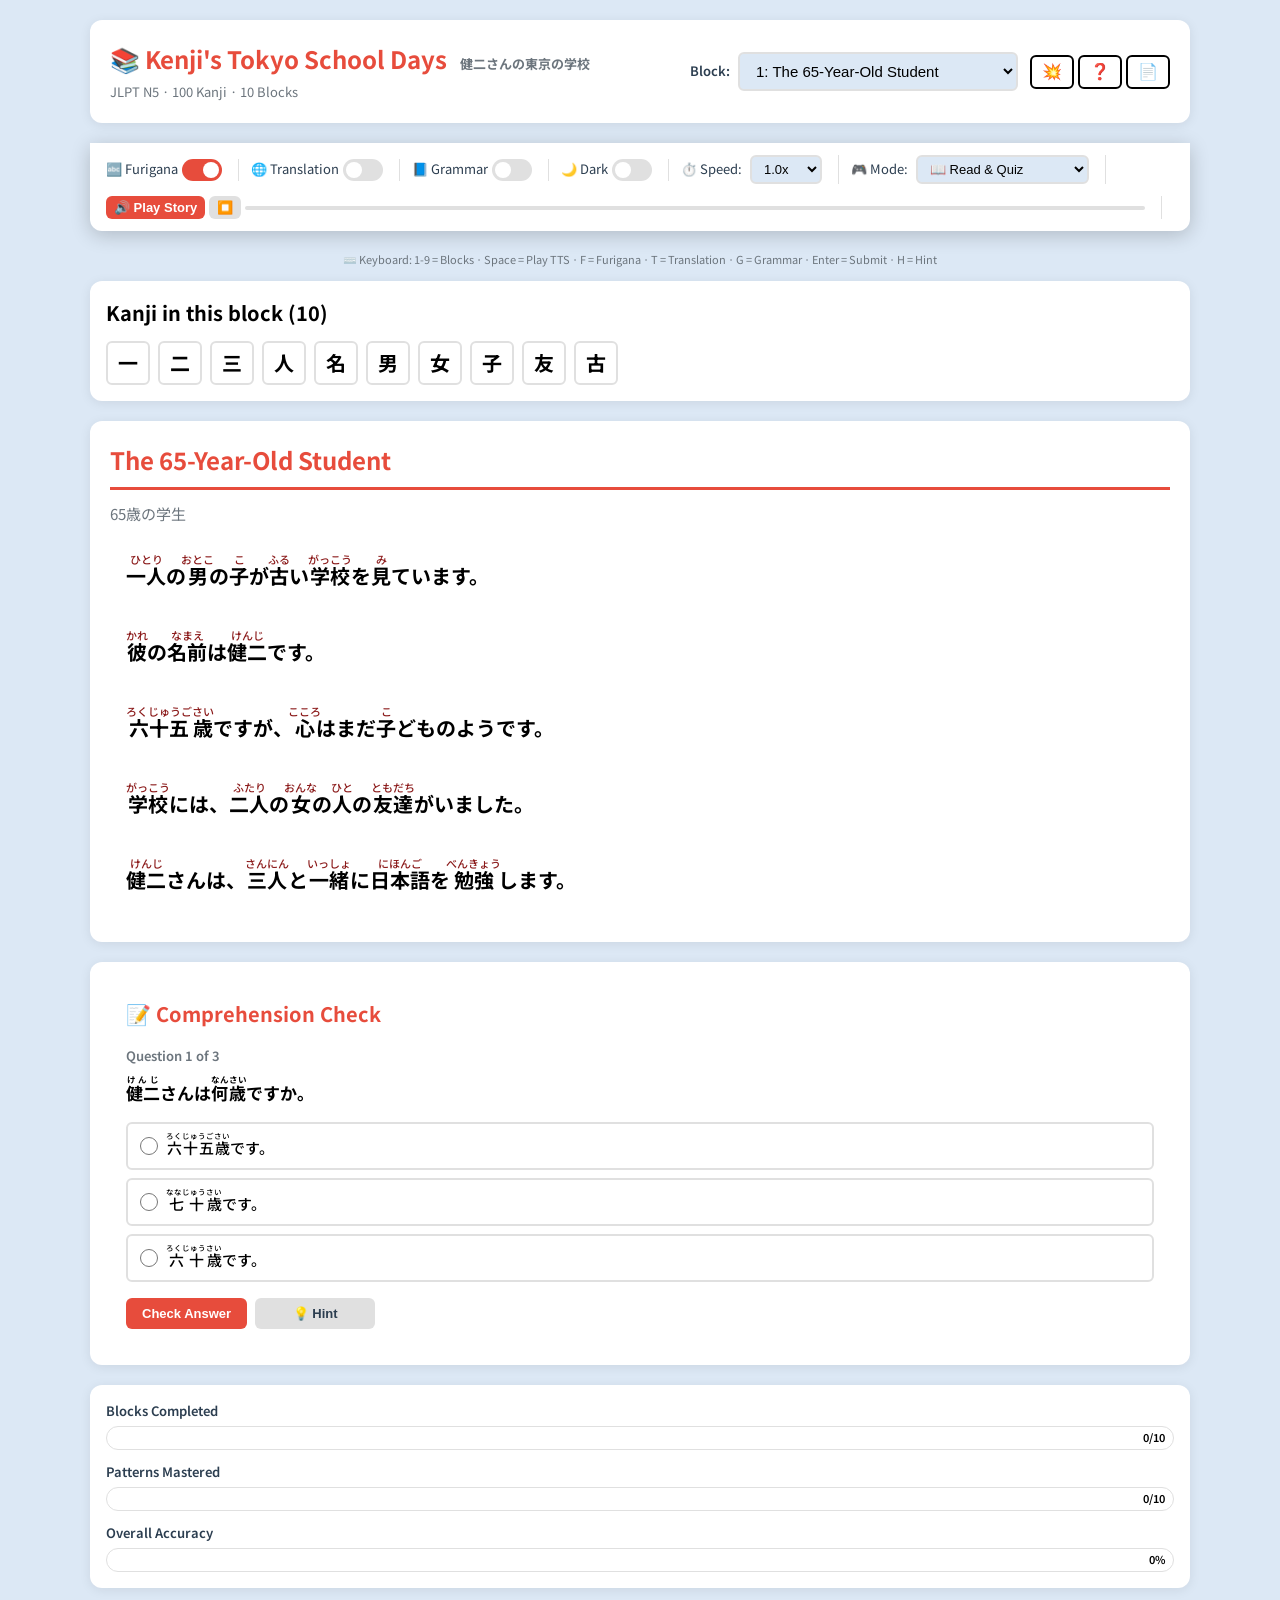
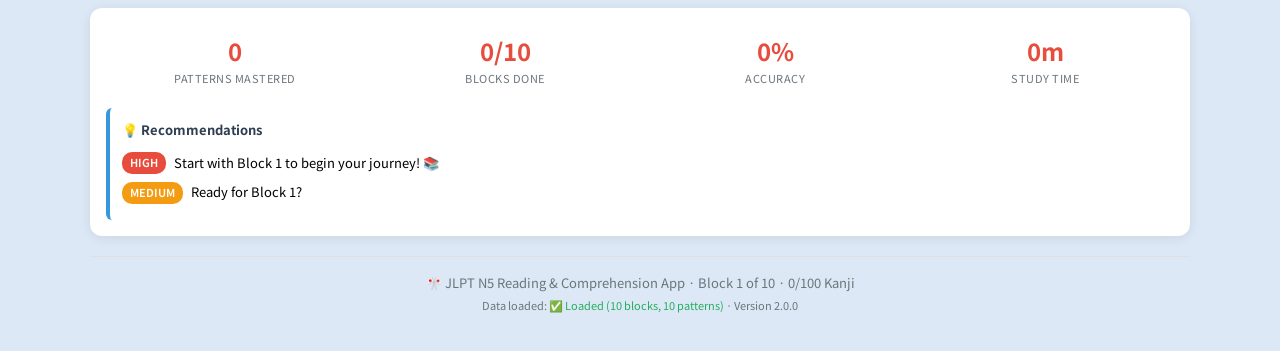
<file: index.html>
<!doctype html>
<html lang="en">
  <head>
    <meta charset="UTF-8" />
    <meta name="viewport" content="width=device-width, initial-scale=1.0" />
    <title>JLPT N5 Reading & Comprehension - Kenji's Tokyo School Days</title>

    <!-- ============================================================
    PWA CONFIGURATION
    ============================================================ -->

    <!-- Manifest for PWA -->
    <link rel="manifest" href="./manifest.json" />

    <!-- Theme color for browser -->
    <meta name="theme-color" content="#e74c3c" />

    <!-- Apple touch icon for iOS -->
    <link rel="apple-touch-icon" href="./icon-192x192.png" />

    <!-- Windows tile color -->
    <meta name="msapplication-TileColor" content="#e74c3c" />

    <!-- Google Fonts for Japanese support -->
    <link
      href="https://fonts.googleapis.com/css2?family=Noto+Sans+JP:wght@400;500;700&display=swap"
      rel="stylesheet"
    />

    <!-- Stylesheet -->
    <link rel="stylesheet" href="./style.css" />

    <!-- Favicon -->
    <link
      rel="icon"
      href="data:image/svg+xml,<svg xmlns='http://www.w3.org/2000/svg' viewBox='0 0 100 100'><text y='.9em' font-size='90'>🎌</text></svg>"
    />

    <!-- Service Worker registration -->
    <script>
      if ("serviceWorker" in navigator) {
        window.addEventListener("load", function () {
          navigator.serviceWorker
            .register("./sw.js")
            .then(function (registration) {
              console.log(
                "✅ Service Worker registered successfully:",
                registration.scope,
              );
            })
            .catch(function (error) {
              console.log("❌ Service Worker registration failed:", error);
            });
        });
      }
    </script>
  </head>
  <body>
    <!-- ============================================================
    MAIN APP CONTAINER
    ============================================================ -->
    <div id="app">
      <!-- ──────────────────────────────────────────────────────────
        HEADER
        ────────────────────────────────────────────────────────── -->
      <header class="app-header">
        <div>
          <h1>
            📚 Kenji's Tokyo School Days
            <span class="subtitle">健二さんの東京の学校</span>
          </h1>
          <div
            style="
              font-size: var(--font-sm);
              color: var(--text-muted);
              margin-top: var(--spacing-xs);
            "
          >
            JLPT N5 · 100 Kanji · 10 Blocks
          </div>
        </div>

        <div
          style="
            display: flex;
            align-items: center;
            gap: var(--spacing-md);
            flex-wrap: wrap;
          "
        >
          <div class="block-selector-wrapper">
            <label for="block-selector">Block:</label>
            <select id="block-selector">
              <option value="1">1: The 65-Year-Old Student</option>
              <option value="2">2: The Daily Morning Walk</option>
              <option value="3">3: Navigating the Classroom</option>
              <option value="4">4: Finding a New Apartment</option>
              <option value="5">5: The Language Lessons Begin</option>
              <option value="6">6: Studying Hard in Class</option>
              <option value="7">7: Buying Coffee and Counting Change</option>
              <option value="8">8: Calling the Family Back Home</option>
              <option value="9">9: A Rainy Commute</option>
              <option value="10">10: After-School Socializing</option>
            </select>
          </div>

          <!-- ===== HEADER BUTTONS ===== -->
          <div style="display: flex; gap: 4px">
            <!-- Reset Everything -->
            <button
              class="header-btn"
              onclick="app.resetAll()"
              title="Reset Everything"
            >
              💥
            </button>

            <!-- Help -->
            <button class="header-btn" onclick="app.openHelp()" title="Help">
              ❓
            </button>

            <!-- Print Full Story -->
            <button
              class="header-btn"
              onclick="app.printFullStory()"
              title="Print Full Story"
            >
              📄
            </button>
          </div>
        </div>
      </header>

      <!-- ──────────────────────────────────────────────────────────
        CONTROLS BAR
        ────────────────────────────────────────────────────────── -->
      <div class="controls-bar">
        <!-- Furigana Toggle -->
        <div class="controls-group">
          <label>
            <span>🔤 Furigana</span>
            <div class="toggle-switch">
              <input type="checkbox" id="furigana-toggle" checked />
              <span class="toggle-slider"></span>
            </div>
          </label>
        </div>

        <!-- Translation Toggle -->
        <div class="controls-group">
          <label>
            <span>🌐 Translation</span>
            <div class="toggle-switch">
              <input type="checkbox" id="translation-toggle" />
              <span class="toggle-slider"></span>
            </div>
          </label>
        </div>

        <!-- Grammar Toggle -->
        <div class="controls-group">
          <label>
            <span>📘 Grammar</span>
            <div class="toggle-switch">
              <input type="checkbox" id="grammar-toggle" />
              <span class="toggle-slider"></span>
            </div>
          </label>
        </div>

        <!-- Dark Mode Toggle -->
        <div class="controls-group">
          <label>
            <span>🌙 Dark</span>
            <div class="toggle-switch">
              <input type="checkbox" id="dark-mode-toggle" />
              <span class="toggle-slider"></span>
            </div>
          </label>
        </div>

        <!-- TTS Speed -->
        <div class="controls-group">
          <label for="tts-speed">⏱️ Speed:</label>
          <select id="tts-speed">
            <option value="0.75">0.75x</option>
            <option value="1.0" selected>1.0x</option>
            <option value="1.5">1.5x</option>
          </select>
        </div>

        <!-- Mode Selector -->
        <div class="controls-group">
          <label for="mode-selector">🎮 Mode:</label>
          <select id="mode-selector">
            <option value="read">📖 Read & Quiz</option>
            <option value="game">🎯 Grammar Detective</option>
            <option value="review">📊 Review</option>
          </select>
        </div>

        <!-- TTS Controls -->
        <div class="controls-group tts-controls" style="flex: 1">
          <button class="btn btn-primary btn-sm" id="tts-play">
            🔊 Play Story
          </button>
          <button class="btn btn-secondary btn-sm" id="tts-stop">⏹️</button>
          <div class="tts-progress-bar">
            <div class="tts-progress-fill" id="tts-progress"></div>
          </div>
        </div>

        <!-- Install Button (hidden by default, shows when PWA is installable) -->
        <div
          class="controls-group"
          style="border-right: none; padding-right: 0"
        >
          <button
            id="install-btn"
            style="
              display: none;
              background: #27ae60;
              color: white;
              border: none;
              border-radius: 6px;
              padding: 6px 14px;
              cursor: pointer;
              font-weight: 600;
              font-size: var(--font-sm);
            "
          >
            📲 Install App
          </button>
        </div>
      </div>

      <!-- ──────────────────────────────────────────────────────────
        KEYBOARD SHORTCUTS HINT
        ────────────────────────────────────────────────────────── -->
      <div
        style="
          font-size: var(--font-xs);
          color: var(--text-muted);
          text-align: center;
          margin-bottom: var(--spacing-md);
        "
      >
        ⌨️ Keyboard: 1-9 = Blocks · Space = Play TTS · F = Furigana · T =
        Translation · G = Grammar · Enter = Submit · H = Hint
      </div>

      <!-- ──────────────────────────────────────────────────────────
        MAIN CONTENT AREA
        ────────────────────────────────────────────────────────── -->
      <main>
        <!-- ── KANJI LIST ── -->
        <section class="kanji-section" id="kanji-list">
          <!-- Dynamically populated -->
        </section>

        <!-- ── STORY ── -->
        <section class="story-container" id="story-container">
          <!-- Dynamically populated -->
        </section>

        <!-- ── QUIZ ── -->
        <section class="quiz-container" id="quiz-container">
          <!-- Dynamically populated -->
        </section>

        <!-- ── GRAMMAR ── -->
        <section class="grammar-container" id="grammar-container">
          <!-- Dynamically populated -->
        </section>

        <!-- ── GRAMMAR DETECTIVE GAME ── -->
        <section class="game-container" id="game-container">
          <!-- Dynamically populated by JavaScript -->
          <div style="padding: 40px 20px; text-align: center; color: #888">
            <p style="font-size: 20px">🎮</p>
            <p style="font-weight: 500">Loading Grammar Detective...</p>
            <p style="font-size: 14px">Select a block and start playing!</p>
          </div>
        </section>

        <!-- ── PROGRESS ── -->
        <section class="progress-display" id="progress-display">
          <!-- Dynamically populated -->
        </section>

        <!-- ── STATS ── -->
        <section class="stats-display" id="score-display">
          <!-- Dynamically populated -->
        </section>
      </main>

      <!-- ──────────────────────────────────────────────────────────
        FOOTER
        ────────────────────────────────────────────────────────── -->
      <footer
        style="
          text-align: center;
          padding: var(--spacing-lg);
          color: var(--text-muted);
          font-size: var(--font-sm);
          border-top: 1px solid var(--border-light);
          margin-top: var(--spacing-xl);
        "
      >
        <p>
          🎌 JLPT N5 Reading & Comprehension App ·
          <span id="block-counter">Block 1 of 10</span> ·
          <span id="kanji-counter">0/100 Kanji</span>
        </p>
        <p style="font-size: var(--font-xs); margin-top: var(--spacing-xs)">
          Data loaded: <span id="data-status">Loading...</span> · Version 2.0.0
        </p>
      </footer>
    </div>

    <!-- ============================================================
    SCRIPTS - LOAD IN CORRECT ORDER
    ============================================================ -->

    <!-- 1. DATA (MUST LOAD FIRST - ONLY ONCE) -->
    <script src="./data.js"></script>

    <!-- Verify data loaded -->
    <script>
      console.log("🔍 Checking data.js...");
      if (typeof appData !== "undefined" && appData) {
        console.log("✅ Data loaded:", appData.blocks?.length || 0, "blocks");
        console.log(
          "✅ Patterns:",
          appData.grammarPatterns?.length || 0,
          "patterns",
        );
      } else {
        console.error("❌ data.js failed to load!");
        document.body.innerHTML = `
                <div style="padding: 40px; text-align: center; font-family: sans-serif;">
                    <h1 style="color: #e74c3c;">⚠️ Data Load Error</h1>
                    <p>data.js failed to load. Please check the file exists and is valid.</p>
                    <p style="color: #666; font-size: 14px;">Check the console for more details.</p>
                    <button onclick="location.reload()" style="padding: 10px 20px; background: #e74c3c; color: white; border: none; border-radius: 4px; cursor: pointer; margin-top: 10px;">
                        🔄 Refresh
                    </button>
                </div>
            `;
      }
    </script>

    <!-- 2. FURIGANA ENGINE -->
    <script src="./furigana.js"></script>

    <!-- 3. GRAMMAR PATTERN DETECTOR -->
    <script src="./grammar-patterns.js"></script>

    <!-- 4. ANALYTICS -->
    <script src="./analytics.js"></script>

    <!-- 5. GRAMMAR GAME -->
    <script src="./grammar-game.js"></script>

    <!-- 6. MAIN APP (LOAD LAST) -->
    <script src="./app.js"></script>

    <!-- ============================================================
    INITIALIZATION CHECK
    ============================================================ -->
    <script>
      // Check if data loaded successfully
      document.addEventListener("DOMContentLoaded", function () {
        const statusEl = document.getElementById("data-status");

        if (typeof appData !== "undefined" && appData) {
          statusEl.textContent = `✅ Loaded (${appData.blocks?.length || 0} blocks, ${appData.grammarPatterns?.length || 0} patterns)`;
          statusEl.style.color = "#27ae60";

          // Update counters
          const totalKanji =
            appData.blocks?.reduce(
              (sum, b) => sum + (b.kanjiList?.length || 0),
              0,
            ) || 0;
          document.getElementById("kanji-counter").textContent =
            `0/${totalKanji} Kanji`;
          document.getElementById("block-counter").textContent =
            "Block 1 of 10";
        } else {
          statusEl.textContent = "❌ Failed to load data. Check data.js";
          statusEl.style.color = "#e74c3c";
        }
      });

      // Debug helper - expose data to console
      window.debugApp = function () {
        console.log(
          "📊 App Data:",
          typeof appData !== "undefined" ? appData : "Not loaded",
        );
        console.log(
          "🔍 Detector:",
          typeof GrammarPatternDetector !== "undefined"
            ? "Loaded"
            : "Not loaded",
        );
        console.log(
          "📈 Analytics:",
          typeof LearningAnalytics !== "undefined" ? "Loaded" : "Not loaded",
        );
        console.log(
          "🎮 Game:",
          typeof GrammarGame !== "undefined" ? "Loaded" : "Not loaded",
        );
        console.log(
          "🚀 App:",
          typeof app !== "undefined" ? app : "Not initialized",
        );
      };

      console.log("💡 Run debugApp() in console to check status");
    </script>

    <!-- ============================================================
    PWA INSTALL SCRIPT
    ============================================================ -->
    <script>
      // PWA Install Prompt
      let deferredPrompt;

      window.addEventListener("beforeinstallprompt", (e) => {
        e.preventDefault();
        deferredPrompt = e;
        console.log("✅ App can be installed");

        // Show install button
        const installBtn = document.getElementById("install-btn");
        if (installBtn) {
          installBtn.style.display = "inline-block";
          installBtn.textContent = "📲 Install App";
        }
      });

      // Install button click handler
      document.addEventListener("DOMContentLoaded", function () {
        const installBtn = document.getElementById("install-btn");
        if (installBtn) {
          installBtn.addEventListener("click", function () {
            if (deferredPrompt) {
              deferredPrompt.prompt();
              deferredPrompt.userChoice.then((choiceResult) => {
                if (choiceResult.outcome === "accepted") {
                  console.log("✅ User accepted install");
                } else {
                  console.log("❌ User dismissed install");
                }
                deferredPrompt = null;
                installBtn.style.display = "none";
              });
            }
          });
        }
      });

      // App installed
      window.addEventListener("appinstalled", () => {
        console.log("✅ App installed successfully");
        const installBtn = document.getElementById("install-btn");
        if (installBtn) {
          installBtn.style.display = "none";
        }
      });

      // Service Worker registration (already registered above, but keep for redundancy)
      if ("serviceWorker" in navigator) {
        window.addEventListener("load", function () {
          navigator.serviceWorker
            .register("./sw.js")
            .then(function (registration) {
              console.log("✅ Service Worker registered:", registration.scope);
            })
            .catch(function (error) {
              console.log("❌ Service Worker registration failed:", error);
            });
        });
      }
    </script>
  </body>
</html>
</file>
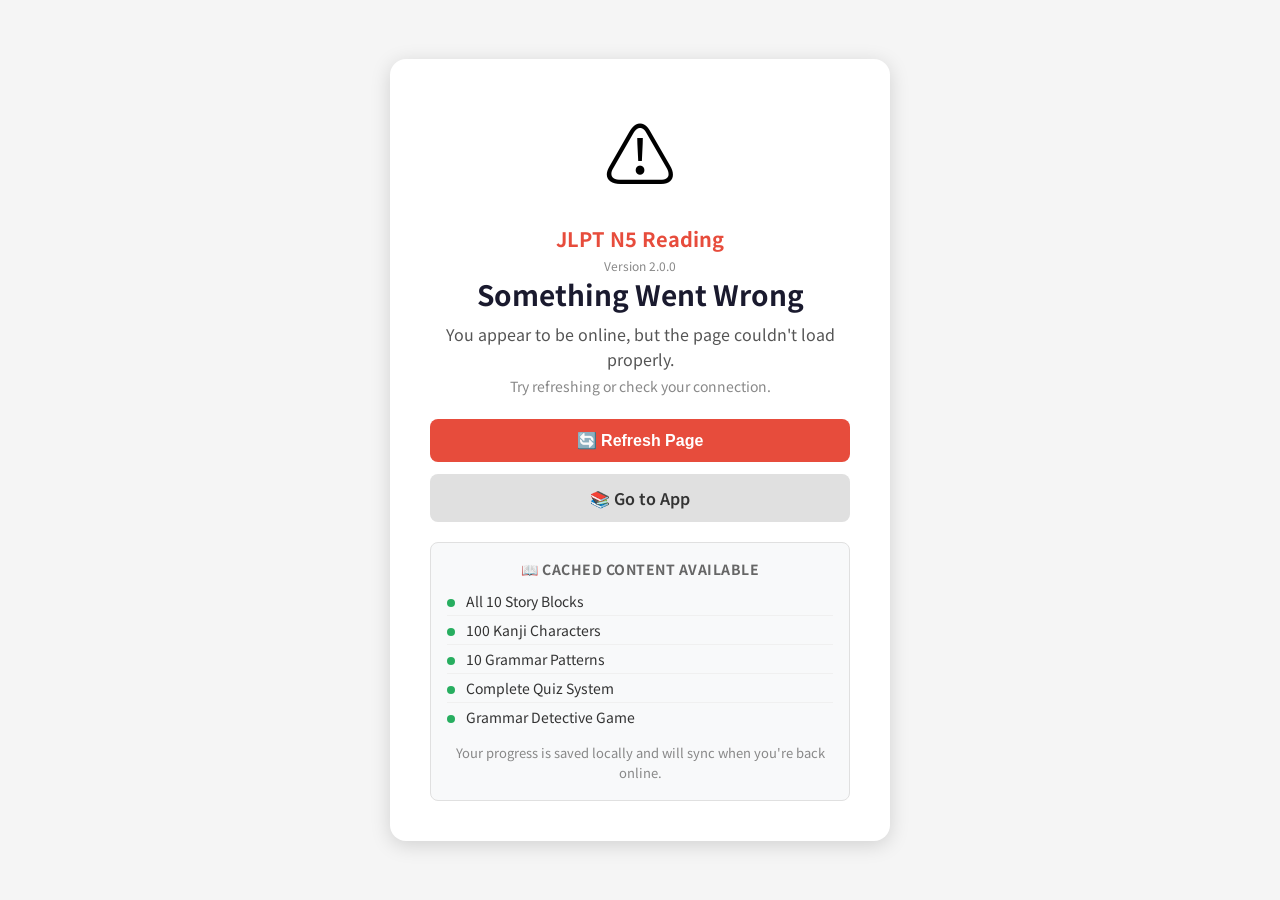
<file: offline.html>
<!DOCTYPE html>
<html lang="en">
<head>
    <meta charset="UTF-8">
    <meta name="viewport" content="width=device-width, initial-scale=1.0">
    <title>Offline - JLPT N5 Reading</title>
    
    <!-- Google Fonts for Japanese support -->
    <link href="https://fonts.googleapis.com/css2?family=Noto+Sans+JP:wght@400;500;700&display=swap" rel="stylesheet">
    
    <!-- Favicon -->
    <link rel="icon" href="data:image/svg+xml,<svg xmlns='http://www.w3.org/2000/svg' viewBox='0 0 100 100'><text y='.9em' font-size='90'>🎌</text></svg>">
    
    <style>
        /* ─── RESET ─── */
        * { margin: 0; padding: 0; box-sizing: border-box; }
        
        body {
            font-family: 'Segoe UI', 'Helvetica Neue', 'Noto Sans JP', Arial, sans-serif;
            background: #f5f5f5;
            display: flex;
            align-items: center;
            justify-content: center;
            min-height: 100vh;
            padding: 20px;
            margin: 0;
        }
        
        .offline-container {
            max-width: 500px;
            width: 100%;
            background: white;
            padding: 40px;
            border-radius: 16px;
            box-shadow: 0 4px 20px rgba(0, 0, 0, 0.15);
            text-align: center;
        }
        
        .offline-icon {
            font-size: 72px;
            margin-bottom: 20px;
            display: block;
        }
        
        .app-version {
            font-size: 12px;
            color: #888;
            margin-top: 4px;
        }
        
        h1 {
            color: #1a1a2e;
            font-size: 28px;
            margin-bottom: 8px;
        }
        
        p {
            color: #555;
            font-size: 16px;
            line-height: 1.6;
            margin-bottom: 20px;
        }
        
        .offline-actions {
            display: flex;
            flex-direction: column;
            gap: 12px;
            margin-top: 8px;
        }
        
        .btn {
            display: inline-block;
            padding: 12px 24px;
            border: none;
            border-radius: 8px;
            font-size: 16px;
            font-weight: 600;
            cursor: pointer;
            text-decoration: none;
            transition: all 0.3s ease;
        }
        
        .btn-primary {
            background: #e74c3c;
            color: white;
        }
        
        .btn-primary:hover {
            background: #c0392b;
            transform: translateY(-2px);
            box-shadow: 0 4px 12px rgba(231, 76, 60, 0.3);
        }
        
        .btn-secondary {
            background: #e0e0e0;
            color: #333;
        }
        
        .btn-secondary:hover {
            background: #d0d0d0;
            transform: translateY(-2px);
        }
        
        .cached-content {
            margin-top: 20px;
            padding: 16px;
            background: #f8f9fa;
            border-radius: 8px;
            border: 1px solid #e0e0e0;
        }
        
        .cached-content h3 {
            font-size: 14px;
            color: #666;
            margin-bottom: 8px;
            text-transform: uppercase;
            letter-spacing: 0.5px;
        }
        
        .cached-content ul {
            list-style: none;
            padding: 0;
            text-align: left;
        }
        
        .cached-content li {
            padding: 4px 0;
            font-size: 14px;
            color: #333;
            border-bottom: 1px solid #f0f0f0;
        }
        
        .cached-content li:last-child {
            border-bottom: none;
        }
        
        .status-dot {
            display: inline-block;
            width: 8px;
            height: 8px;
            border-radius: 50%;
            margin-right: 8px;
        }
        
        .status-dot.online {
            background: #27ae60;
        }
        
        .status-dot.offline {
            background: #e74c3c;
        }
        
        .app-name {
            font-size: 20px;
            font-weight: 700;
            color: #e74c3c;
        }
        
        @media (max-width: 600px) {
            .offline-container {
                padding: 24px;
            }
            
            .offline-icon {
                font-size: 48px;
            }
            
            h1 {
                font-size: 22px;
            }
        }
        
        /* Dark mode support */
        @media (prefers-color-scheme: dark) {
            body {
                background: #1a1a2e;
            }
            
            .offline-container {
                background: #16213e;
            }
            
            h1 {
                color: #e8e8e8;
            }
            
            p {
                color: #b0b0b0;
            }
            
            .btn-secondary {
                background: #2a2a4a;
                color: #e0e0e0;
            }
            
            .btn-secondary:hover {
                background: #3a3a5a;
            }
            
            .cached-content {
                background: #1e2a45;
                border-color: #2a2a4a;
            }
            
            .cached-content h3 {
                color: #999;
            }
            
            .cached-content li {
                color: #e0e0e0;
                border-bottom-color: #2a2a4a;
            }
        }
    </style>
</head>
<body>
    <div class="offline-container">
        <span class="offline-icon">📶</span>
        <div class="app-name">JLPT N5 Reading</div>
        <div class="app-version">Version 2.0.0</div>
        <h1>You're Offline</h1>
        <p>
            Don't worry! You can still access previously loaded content.
            <br>
            <span style="font-size: 14px; color: #888;">
                Check your internet connection to load new content.
            </span>
        </p>
        
        <div class="offline-actions">
            <a href="index.html" class="btn btn-primary">
                📚 Go to App
            </a>
            <button class="btn btn-secondary" onclick="location.reload()">
                🔄 Retry Connection
            </button>
        </div>
        
        <div class="cached-content" id="cached-content">
            <h3>📖 Cached Content Available</h3>
            <ul>
                <li>
                    <span class="status-dot online"></span>
                    All 10 Story Blocks
                </li>
                <li>
                    <span class="status-dot online"></span>
                    100 Kanji Characters
                </li>
                <li>
                    <span class="status-dot online"></span>
                    10 Grammar Patterns
                </li>
                <li>
                    <span class="status-dot online"></span>
                    Complete Quiz System
                </li>
                <li>
                    <span class="status-dot online"></span>
                    Grammar Detective Game
                </li>
            </ul>
            <p style="font-size: 13px; color: #888; margin-top: 12px; margin-bottom: 0;">
                Your progress is saved locally and will sync when you're back online.
            </p>
        </div>
    </div>
    
    <script>
        // Check if we're actually offline or just a failed fetch
        if (navigator.onLine) {
            // If online but got here, something else failed
            document.querySelector('.offline-icon').textContent = '⚠️';
            document.querySelector('h1').textContent = 'Something Went Wrong';
            document.querySelector('p').innerHTML = `
                You appear to be online, but the page couldn't load properly.
                <br>
                <span style="font-size: 14px; color: #888;">
                    Try refreshing or check your connection.
                </span>
            `;
            document.querySelector('.offline-actions').innerHTML = `
                <button class="btn btn-primary" onclick="location.reload()">
                    🔄 Refresh Page
                </button>
                <a href="index.html" class="btn btn-secondary">
                    📚 Go to App
                </a>
            `;
        }
        
        // Listen for online/offline events
        window.addEventListener('online', () => {
            console.log('✅ Back online!');
        });
        
        window.addEventListener('offline', () => {
            console.log('📶 Network connection lost');
        });
    </script>
</body>
</html>
</file>
<file: style.css>
/* ============================================================
   style.css - Complete Stylesheet
   JLPT N5 Reading & Comprehension App
   ============================================================ */

/* ──────────────────────────────────────────────────────────────
   RESET & BASE
   ────────────────────────────────────────────────────────────── */

* {
  margin: 0;
  padding: 0;
  box-sizing: border-box;
}

:root {
  /* Light theme */
  --bg-primary: #dce8f5; /* Light blue page background */
  --bg-secondary: #ffffff; /* Pure white cards */
  --bg-card: #ffffff; /* Pure white cards */
  --text-primary: #000000; /* Black text */
  --text-secondary: #2c3e50;
  --text-muted: #6c757d;
  --border-color: #2c3e50;
  --border-light: #e0e0e0;
  --shadow: 0 2px 12px rgba(0, 0, 0, 0.08);
  --shadow-hover: 0 4px 20px rgba(0, 0, 0, 0.12);
  --radius: 12px;
  --radius-sm: 6px;

  /* Accent colors */
  --accent: #e74c3c;
  --accent-hover: #c0392b;
  --success: #27ae60;
  --success-bg: #d4edda;
  --error: #e74c3c;
  --error-bg: #f8d7da;
  --warning: #f39c12;
  --warning-bg: #fff3cd;
  --info: #3498db;
  --info-bg: #d1ecf1;

  /* Furigana color - Dark Red */
  --furigana-color: #8b1a1a;

  /* Translation color - Dark Blue */
  --translation-color: #1a3a7a;

  /* Grammar patterns - Dark Green */
  --pattern-color: #2d6a4f;
  --pattern-bg: #e8f5e9;
  --pattern-border: #2d6a4f;

  /* Font sizes */
  --font-xs: 11px;
  --font-sm: 13px;
  --font-base: 15px;
  --font-md: 17px;
  --font-lg: 20px;
  --font-xl: 24px;
  --font-xxl: 32px;

  /* Spacing */
  --spacing-xs: 4px;
  --spacing-sm: 8px;
  --spacing-md: 12px;
  --spacing-lg: 16px;
  --spacing-xl: 20px;
  --spacing-xxl: 28px;

  /* Transitions */
  --transition-fast: 0.15s ease;
  --transition-base: 0.3s ease;
  --transition-slow: 0.5s ease;
}

/* ──────────────────────────────────────────────────────────────
   DARK MODE
   ────────────────────────────────────────────────────────────── */

body.dark-mode {
  --bg-primary: #1a1a2e;
  --bg-secondary: #16213e;
  --bg-card: #1e2a45;
  --text-primary: #e8e8e8;
  --text-secondary: #b0b0b0;
  --text-muted: #888;
  --border-color: #4a4a6a;
  --border-light: #2a2a4a;
  --shadow: 0 2px 12px rgba(0, 0, 0, 0.4);
  --shadow-hover: 0 4px 20px rgba(0, 0, 0, 0.5);
  --success-bg: #1a3a2a;
  --error-bg: #3a1a1a;
  --warning-bg: #3a2a1a;
  --info-bg: #1a2a3a;
  --furigana-color: #cc6a6a;
  --translation-color: #6a9aba;
  --pattern-color: #7ddfb0;
  --pattern-bg: #1a3a2a;
  --pattern-border: #4a8a6a;
}

/* ──────────────────────────────────────────────────────────────
   BASE ELEMENTS
   ────────────────────────────────────────────────────────────── */

body {
  font-family: "Segoe UI", "Helvetica Neue", "Noto Sans JP", Arial, sans-serif;
  background: var(--bg-primary);
  color: var(--text-primary);
  padding: var(--spacing-xl);
  transition:
    background var(--transition-base),
    color var(--transition-base);
  line-height: 1.6;
  min-width: 320px;
}

h1,
h2,
h3,
h4,
h5,
h6 {
  color: var(--text-primary);
  margin-bottom: var(--spacing-md);
  font-weight: 700;
}

h1 {
  font-size: var(--font-xxl);
}
h2 {
  font-size: var(--font-xl);
}
h3 {
  font-size: var(--font-lg);
}
h4 {
  font-size: var(--font-md);
}
h5 {
  font-size: var(--font-base);
}

a {
  color: var(--accent);
  text-decoration: none;
  transition: color var(--transition-fast);
}
a:hover {
  color: var(--accent-hover);
}

/* ──────────────────────────────────────────────────────────────
   APP CONTAINER
   ────────────────────────────────────────────────────────────── */

#app {
  max-width: 1100px;
  margin: 0 auto;
}

/* ──────────────────────────────────────────────────────────────
   HEADER
   ────────────────────────────────────────────────────────────── */

.app-header {
  background: var(--bg-secondary);
  padding: var(--spacing-xl);
  border-radius: var(--radius);
  box-shadow: var(--shadow);
  margin-bottom: var(--spacing-xl);
  display: flex;
  flex-wrap: wrap;
  align-items: center;
  justify-content: space-between;
  gap: var(--spacing-md);
  position: relative;
  z-index: 99;
}

.app-header h1 {
  font-size: var(--font-xl);
  margin-bottom: 0;
  color: var(--accent);
}

.app-header .subtitle {
  font-size: var(--font-sm);
  color: var(--text-muted);
  margin-left: var(--spacing-sm);
}

/* ──────────────────────────────────────────────────────────────
   BLOCK SELECTOR
   ────────────────────────────────────────────────────────────── */

.block-selector-wrapper {
  display: flex;
  align-items: center;
  gap: var(--spacing-sm);
  flex-wrap: wrap;
}

.block-selector-wrapper label {
  font-weight: 600;
  font-size: var(--font-sm);
  color: var(--text-secondary);
}

#block-selector {
  padding: var(--spacing-sm) var(--spacing-md);
  border: 2px solid var(--border-light);
  border-radius: var(--radius-sm);
  background: var(--bg-primary);
  color: var(--text-primary);
  font-size: var(--font-base);
  cursor: pointer;
  transition: border-color var(--transition-fast);
  max-width: 280px;
}

#block-selector:hover {
  border-color: var(--accent);
}
#block-selector:focus {
  outline: none;
  border-color: var(--accent);
  box-shadow: 0 0 0 3px rgba(231, 76, 60, 0.2);
}

/* ──────────────────────────────────────────────────────────────
   CONTROLS BAR - STICKY
   ────────────────────────────────────────────────────────────── */

.controls-bar {
  position: sticky;
  top: 0;
  z-index: 100;
  background: var(--bg-secondary);
  padding: var(--spacing-md) var(--spacing-lg);
  border-radius: var(--radius);
  box-shadow: var(--shadow);
  margin-bottom: var(--spacing-xl);
  display: flex;
  flex-wrap: wrap;
  align-items: center;
  gap: var(--spacing-md);
  transition:
    box-shadow 0.3s ease,
    background 0.3s ease,
    border-radius 0.3s ease;
}

.controls-bar.is-sticky {
  box-shadow: 0 4px 20px rgba(0, 0, 0, 0.2);
  border-radius: 0 0 var(--radius) var(--radius);
}

body.dark-mode .controls-bar.is-sticky {
  box-shadow: 0 4px 20px rgba(0, 0, 0, 0.5);
}

.controls-group {
  display: flex;
  align-items: center;
  gap: var(--spacing-sm);
  flex-wrap: wrap;
  border-right: 1px solid var(--border-light);
  padding-right: var(--spacing-lg);
}

.controls-group:last-child {
  border-right: none;
  padding-right: 0;
}

.controls-group label {
  font-size: var(--font-sm);
  color: var(--text-secondary);
  display: flex;
  align-items: center;
  gap: var(--spacing-xs);
  cursor: pointer;
  user-select: none;
}

/* Toggle Switch */
.toggle-switch {
  position: relative;
  width: 40px;
  height: 22px;
  flex-shrink: 0;
}

.toggle-switch input {
  opacity: 0;
  width: 0;
  height: 0;
}

.toggle-slider {
  position: absolute;
  top: 0;
  left: 0;
  right: 0;
  bottom: 0;
  background: var(--border-light);
  border-radius: 22px;
  cursor: pointer;
  transition: background var(--transition-base);
}

.toggle-slider::before {
  content: "";
  position: absolute;
  height: 16px;
  width: 16px;
  left: 3px;
  bottom: 3px;
  background: white;
  border-radius: 50%;
  transition: transform var(--transition-base);
}

.toggle-switch input:checked + .toggle-slider {
  background: var(--accent);
}

.toggle-switch input:checked + .toggle-slider::before {
  transform: translateX(18px);
}

/* Speed Control */
#tts-speed {
  padding: var(--spacing-xs) var(--spacing-sm);
  border: 2px solid var(--border-light);
  border-radius: var(--radius-sm);
  background: var(--bg-primary);
  color: var(--text-primary);
  font-size: var(--font-sm);
  cursor: pointer;
}

/* Mode Selector */
#mode-selector {
  padding: var(--spacing-xs) var(--spacing-sm);
  border: 2px solid var(--border-light);
  border-radius: var(--radius-sm);
  background: var(--bg-primary);
  color: var(--text-primary);
  font-size: var(--font-sm);
  cursor: pointer;
}

/* ──────────────────────────────────────────────────────────────
   BUTTONS
   ────────────────────────────────────────────────────────────── */

.btn {
  display: inline-flex;
  align-items: center;
  justify-content: center;
  gap: var(--spacing-xs);
  padding: var(--spacing-sm) var(--spacing-lg);
  border: none;
  border-radius: var(--radius-sm);
  font-size: var(--font-sm);
  font-weight: 600;
  cursor: pointer;
  transition: all var(--transition-fast);
  text-decoration: none;
  white-space: nowrap;
}

.btn-primary {
  background: var(--accent);
  color: white;
}
.btn-primary:hover {
  background: var(--accent-hover);
  transform: translateY(-1px);
  box-shadow: var(--shadow);
}
.btn-primary:disabled {
  opacity: 0.6;
  cursor: not-allowed;
  transform: none;
}

.btn-secondary {
  background: var(--border-light);
  color: var(--text-secondary);
}
.btn-secondary:hover {
  background: var(--border-color);
  color: white;
}
.btn-secondary:disabled {
  opacity: 0.6;
  cursor: not-allowed;
}

.btn-success {
  background: var(--success);
  color: white;
}
.btn-success:hover {
  background: #1e8449;
}

.btn-warning {
  background: var(--warning);
  color: white;
}
.btn-warning:hover {
  background: #d68910;
}

.btn-sm {
  padding: var(--spacing-xs) var(--spacing-sm);
  font-size: var(--font-xs);
}

.btn-lg {
  padding: var(--spacing-md) var(--spacing-xl);
  font-size: var(--font-md);
}

/* TTS Controls */
.tts-controls {
  display: flex;
  align-items: center;
  gap: var(--spacing-xs);
  flex: 1;
  min-width: 200px;
}

.tts-controls .btn {
  padding: var(--spacing-xs) var(--spacing-sm);
  font-size: var(--font-sm);
}

#tts-play {
  min-width: 80px;
}

.tts-progress-bar {
  flex: 1;
  min-width: 60px;
  height: 4px;
  background: var(--border-light);
  border-radius: 2px;
  overflow: hidden;
}

.tts-progress-fill {
  height: 100%;
  width: 0%;
  background: var(--accent);
  transition: width 0.3s ease;
}

/* ──────────────────────────────────────────────────────────────
   KANJI LIST
   ────────────────────────────────────────────────────────────── */

.kanji-section {
  background: var(--bg-secondary);
  padding: var(--spacing-lg);
  border-radius: var(--radius);
  box-shadow: var(--shadow);
  margin-bottom: var(--spacing-xl);
}

.kanji-grid {
  display: flex;
  flex-wrap: wrap;
  gap: var(--spacing-sm);
}

.kanji-item {
  display: inline-flex;
  align-items: center;
  justify-content: center;
  width: 44px;
  height: 44px;
  background: var(--bg-card);
  border: 2px solid var(--border-light);
  border-radius: var(--radius-sm);
  font-size: var(--font-lg);
  font-weight: 700;
  color: var(--text-primary);
  transition: all var(--transition-fast);
  cursor: default;
}

.kanji-item.learned {
  border-color: var(--success);
  background: var(--success-bg);
  color: var(--success);
}

.kanji-item:hover {
  transform: scale(1.05);
  border-color: var(--accent);
}

/* ──────────────────────────────────────────────────────────────
   STORY CONTAINER - PURE WHITE BACKGROUND
   ────────────────────────────────────────────────────────────── */

.story-container {
  background: var(--bg-secondary);
  padding: var(--spacing-xl);
  border-radius: var(--radius);
  box-shadow: var(--shadow);
  margin-bottom: var(--spacing-xl);
}

.story-container h2 {
  color: var(--accent);
  border-bottom: 3px solid var(--accent);
  padding-bottom: var(--spacing-sm);
  margin-bottom: var(--spacing-md);
}

.story-container .subtitle {
  color: var(--text-muted);
  font-size: var(--font-base);
  font-weight: 400;
  margin-top: -var(--spacing-sm);
  margin-bottom: var(--spacing-lg);
}

/* Sentences - Pure White Background */
.sentence-wrapper {
  padding: var(--spacing-md);
  border-radius: var(--radius-sm);
  transition: all var(--transition-base);
  border-left: 4px solid transparent;
  margin-bottom: var(--spacing-sm);
  background: var(--bg-card);
}

.sentence-wrapper:hover {
  background: var(--bg-card);
  border-left-color: var(--accent);
}

.sentence-wrapper.highlight {
  background: #fff3cd;
  border-left-color: #ffd700;
  animation: pulse-highlight 0.5s ease;
}

body.dark-mode .sentence-wrapper.highlight {
  background: #2a2a1a;
  border-left-color: #ffd700;
}

@keyframes pulse-highlight {
  0% {
    background: #ffd700;
  }
  100% {
    background: #fff3cd;
  }
}

body.dark-mode @keyframes pulse-highlight {
  0% {
    background: #5a5a1a;
  }
  100% {
    background: #2a2a1a;
  }
}

.sentence {
  margin-bottom: var(--spacing-xs);
}

/* Japanese Text - Black & Larger */
.sentence .japanese {
  font-size: var(--font-lg);
  line-height: 1.8;
  margin-bottom: var(--spacing-xs);
  color: var(--text-primary);
  word-wrap: break-word;
  font-weight: 700;
}

/* Furigana - Dark Red */
.sentence .japanese ruby {
  ruby-align: center;
}

.sentence .japanese rt {
  font-size: 0.55em;
  color: var(--furigana-color);
  font-weight: 500;
}

/* Translation - Dark Blue */
.sentence .translation {
  font-size: var(--font-base);
  color: var(--translation-color);
  margin-top: var(--spacing-xs);
  padding-left: var(--spacing-md);
  border-left: 3px solid var(--border-light);
  font-weight: 500;
}

/* ──────────────────────────────────────────────────────────────
   SENTENCE PATTERNS - DARK GREEN & LARGER
   ────────────────────────────────────────────────────────────── */

.sentence-patterns {
  margin-top: var(--spacing-sm);
  font-size: var(--font-base);
  color: var(--pattern-color);
  font-weight: 600;
}

.sentence-patterns small {
  display: inline-block;
  padding: 3px 12px;
  border-radius: 12px;
  background: var(--pattern-bg);
  border: 1.5px solid var(--pattern-border);
  color: var(--pattern-color);
  font-size: var(--font-sm);
  font-weight: 600;
  letter-spacing: 0.3px;
}

/* Pattern labels inside the story */
.sentence-patterns .pattern-label {
  display: inline-block;
  padding: 2px 10px;
  border-radius: 10px;
  background: var(--pattern-bg);
  border: 1px solid var(--pattern-border);
  color: var(--pattern-color);
  font-size: var(--font-sm);
  font-weight: 600;
  margin: 0 2px;
}

/* ──────────────────────────────────────────────────────────────
   FULL TRANSLATION
   ────────────────────────────────────────────────────────────── */

.full-translation {
  margin-top: var(--spacing-lg);
  padding: var(--spacing-md);
  background: var(--bg-card);
  border-radius: var(--radius-sm);
  border-left: 4px solid var(--info);
  color: var(--translation-color);
}

/* ──────────────────────────────────────────────────────────────
   GRAMMAR PATTERN HIGHLIGHTING (COLORS)
   ────────────────────────────────────────────────────────────── */

.pattern-g1 {
  border-color: #ff6b6b;
}
.pattern-g2 {
  border-color: #4ecdc4;
}
.pattern-g3 {
  border-color: #45b7d1;
}
.pattern-g4 {
  border-color: #f9ca24;
}
.pattern-g5 {
  border-color: #6ab04c;
}
.pattern-g6 {
  border-color: #eb4d4b;
}
.pattern-g7 {
  border-color: #f0932b;
}
.pattern-g8 {
  border-color: #7ed6df;
}
.pattern-g9 {
  border-color: #badc58;
}
.pattern-g10 {
  border-color: #dff9fb;
}

.pattern-highlight.pattern-g1 {
  background: rgba(255, 107, 107, 0.15);
}
.pattern-highlight.pattern-g2 {
  background: rgba(78, 205, 196, 0.15);
}
.pattern-highlight.pattern-g3 {
  background: rgba(69, 183, 209, 0.15);
}
.pattern-highlight.pattern-g4 {
  background: rgba(249, 202, 36, 0.15);
}
.pattern-highlight.pattern-g5 {
  background: rgba(106, 176, 76, 0.15);
}
.pattern-highlight.pattern-g6 {
  background: rgba(235, 77, 75, 0.15);
}
.pattern-highlight.pattern-g7 {
  background: rgba(240, 147, 43, 0.15);
}
.pattern-highlight.pattern-g8 {
  background: rgba(126, 214, 223, 0.15);
}
.pattern-highlight.pattern-g9 {
  background: rgba(186, 220, 88, 0.15);
}
.pattern-highlight.pattern-g10 {
  background: rgba(223, 249, 251, 0.15);
}

body.dark-mode .pattern-highlight.pattern-g1 {
  background: rgba(255, 107, 107, 0.25);
}
body.dark-mode .pattern-highlight.pattern-g2 {
  background: rgba(78, 205, 196, 0.25);
}
body.dark-mode .pattern-highlight.pattern-g3 {
  background: rgba(69, 183, 209, 0.25);
}
body.dark-mode .pattern-highlight.pattern-g4 {
  background: rgba(249, 202, 36, 0.25);
}
body.dark-mode .pattern-highlight.pattern-g5 {
  background: rgba(106, 176, 76, 0.25);
}
body.dark-mode .pattern-highlight.pattern-g6 {
  background: rgba(235, 77, 75, 0.25);
}
body.dark-mode .pattern-highlight.pattern-g7 {
  background: rgba(240, 147, 43, 0.25);
}
body.dark-mode .pattern-highlight.pattern-g8 {
  background: rgba(126, 214, 223, 0.25);
}
body.dark-mode .pattern-highlight.pattern-g9 {
  background: rgba(186, 220, 88, 0.25);
}
body.dark-mode .pattern-highlight.pattern-g10 {
  background: rgba(223, 249, 251, 0.25);
}

/* ──────────────────────────────────────────────────────────────
   QUIZ CONTAINER - PURE WHITE BACKGROUND
   ────────────────────────────────────────────────────────────── */

.quiz-container {
  background: var(--bg-secondary);
  padding: var(--spacing-xl);
  border-radius: var(--radius);
  box-shadow: var(--shadow);
  margin-bottom: var(--spacing-xl);
}

.quiz-container h3 {
  color: var(--accent);
  margin-bottom: var(--spacing-lg);
}

.quiz-section {
  background: var(--bg-card);
  padding: var(--spacing-lg);
  border-radius: var(--radius-sm);
}

/* Question Display */
.question-display {
  margin-bottom: var(--spacing-lg);
}

.question-header {
  display: flex;
  flex-wrap: wrap;
  align-items: center;
  gap: var(--spacing-md);
  margin-bottom: var(--spacing-sm);
}

.question-number {
  font-weight: 600;
  color: var(--text-muted);
  font-size: var(--font-sm);
}

.question-furigana {
  font-size: var(--font-xs);
  color: var(--text-muted);
}

/* Question Text - Black */
.question-text {
  font-size: var(--font-md);
  margin-bottom: var(--spacing-sm);
}

.question-text p {
  margin-bottom: var(--spacing-xs);
  color: var(--text-primary);
  font-weight: 700;
}

/* Question Translation - Dark Blue */
.question-translation {
  font-size: var(--font-base);
  color: var(--translation-color);
  font-weight: 500;
}

.question-hint {
  font-size: var(--font-sm);
  color: var(--text-muted);
  margin-top: var(--spacing-sm);
  padding: var(--spacing-sm) var(--spacing-md);
  background: var(--info-bg);
  border-radius: var(--radius-sm);
  border-left: 3px solid var(--info);
}

/* Options Container */
.options-container {
  display: flex;
  flex-direction: column;
  gap: var(--spacing-sm);
  margin-bottom: var(--spacing-lg);
}

/* Individual Option */
.option {
  display: flex;
  align-items: center;
  gap: var(--spacing-sm);
  padding: var(--spacing-sm) var(--spacing-md);
  background: var(--bg-card);
  border: 2px solid var(--border-light);
  border-radius: var(--radius-sm);
  cursor: pointer;
  transition: all var(--transition-fast);
}

.option:hover:not(.correct):not(.incorrect) {
  transform: translateX(4px);
  border-color: var(--accent);
  background: var(--bg-primary);
}

.option input[type="radio"] {
  width: 18px;
  height: 18px;
  accent-color: var(--accent);
  cursor: pointer;
  flex-shrink: 0;
}

.option label {
  flex: 1;
  cursor: pointer;
  font-size: var(--font-base);
  color: var(--text-primary);
  font-weight: 500;
}

.option .option-furigana {
  font-size: var(--font-xs);
  color: var(--text-muted);
  margin-left: var(--spacing-sm);
}

.option.correct {
  border-color: var(--success);
  background: var(--success-bg);
}

.option.incorrect {
  border-color: var(--error);
  background: var(--error-bg);
}

.option input[type="radio"]:disabled {
  cursor: not-allowed;
}

/* Feedback Area */
.feedback-area {
  margin-top: var(--spacing-md);
  padding: var(--spacing-md) var(--spacing-lg);
  border-radius: var(--radius-sm);
  display: none;
}

.feedback-area.success {
  display: block;
  background: var(--success-bg);
  border: 2px solid var(--success);
  color: #155724;
}

.feedback-area.error {
  display: block;
  background: var(--error-bg);
  border: 2px solid var(--error);
  color: #721c24;
}

.feedback-area.warning {
  display: block;
  background: var(--warning-bg);
  border: 2px solid var(--warning);
  color: #856404;
}

.feedback-area.info {
  display: block;
  background: var(--info-bg);
  border: 2px solid var(--info);
  color: #004085;
}

body.dark-mode .feedback-area.success {
  color: #90ee90;
}
body.dark-mode .feedback-area.error {
  color: #ff6b6b;
}
body.dark-mode .feedback-area.warning {
  color: #ffd700;
}
body.dark-mode .feedback-area.info {
  color: #87ceeb;
}

.feedback-area.hint-visible {
  display: block !important;
  background: var(--info-bg);
  border: 2px solid var(--info);
  color: #004085;
  animation: fadeIn 0.3s ease;
}

body.dark-mode .feedback-area.hint-visible {
  color: #87ceeb;
}

/* Hint Button */
#hint-btn {
  transition: all 0.3s ease;
}

#hint-btn.hint-active {
  background: var(--info);
  color: white;
}

#hint-btn.hint-active:hover {
  background: #2176bd;
}

/* Quiz Actions */
.quiz-actions {
  display: flex;
  flex-wrap: wrap;
  gap: var(--spacing-sm);
  margin-top: var(--spacing-md);
}

.quiz-actions .btn {
  min-width: 120px;
}

/* Quiz Complete */
.quiz-complete {
  text-align: center;
  padding: var(--spacing-xl);
  background: var(--bg-card);
  border-radius: var(--radius-sm);
}

.quiz-complete h3 {
  font-size: var(--font-xl);
  color: var(--accent);
}

.quiz-score {
  margin: var(--spacing-lg) 0;
}

.quiz-score p {
  color: var(--text-secondary);
  font-size: var(--font-md);
}

.score-circle {
  width: 120px;
  height: 120px;
  border-radius: 50%;
  background: var(--accent);
  display: flex;
  align-items: center;
  justify-content: center;
  margin: var(--spacing-lg) auto;
  box-shadow: var(--shadow);
}

.score-number {
  font-size: var(--font-xxl);
  font-weight: 700;
  color: white;
}

.quiz-complete .quiz-actions {
  justify-content: center;
}

/* ──────────────────────────────────────────────────────────────
   GRAMMAR CONTAINER
   ────────────────────────────────────────────────────────────── */

.grammar-container {
  background: var(--bg-secondary);
  padding: var(--spacing-xl);
  border-radius: var(--radius);
  box-shadow: var(--shadow);
  margin-bottom: var(--spacing-xl);
}

.grammar-container h3 {
  color: var(--accent);
  border-bottom: 3px solid var(--accent);
  padding-bottom: var(--spacing-sm);
  margin-bottom: var(--spacing-lg);
}

.grammar-list {
  display: flex;
  flex-direction: column;
  gap: var(--spacing-md);
}

.grammar-item {
  padding: var(--spacing-md);
  background: var(--bg-card);
  border-radius: var(--radius-sm);
  border-left: 4px solid var(--border-light);
  transition: all var(--transition-fast);
}

.grammar-item:hover {
  box-shadow: var(--shadow-hover);
}

.grammar-item.new {
  border-left-color: var(--text-muted);
}
.grammar-item.learning {
  border-left-color: var(--warning);
}
.grammar-item.practicing {
  border-left-color: var(--info);
}
.grammar-item.mastered {
  border-left-color: var(--success);
}

.grammar-header {
  display: flex;
  justify-content: space-between;
  align-items: center;
  flex-wrap: wrap;
  gap: var(--spacing-sm);
  margin-bottom: var(--spacing-xs);
}

.grammar-title {
  font-weight: 700;
  font-size: var(--font-md);
  color: var(--text-primary);
}

.grammar-level {
  font-size: var(--font-xs);
  padding: 2px 10px;
  border-radius: 12px;
  background: var(--border-light);
  color: var(--text-muted);
  text-transform: uppercase;
  font-weight: 600;
}

.grammar-item.mastered .grammar-level {
  background: var(--success);
  color: white;
}
.grammar-item.learning .grammar-level {
  background: var(--warning);
  color: white;
}
.grammar-item.practicing .grammar-level {
  background: var(--info);
  color: white;
}

.grammar-explanation {
  color: var(--text-secondary);
  font-size: var(--font-base);
  margin-bottom: var(--spacing-sm);
}

.grammar-examples {
  margin-top: var(--spacing-sm);
  padding-left: var(--spacing-md);
}

.grammar-examples .example {
  display: flex;
  flex-direction: column;
  gap: 2px;
  margin-bottom: var(--spacing-xs);
  padding: var(--spacing-xs) var(--spacing-sm);
  background: var(--bg-primary);
  border-radius: var(--radius-sm);
}

.example-jp {
  font-weight: 500;
  color: var(--text-primary);
}

.example-jp rt {
  color: var(--furigana-color);
}

.example-en {
  font-size: var(--font-sm);
  color: var(--translation-color);
}

.grammar-tips {
  margin-top: var(--spacing-sm);
  padding: var(--spacing-sm) var(--spacing-md);
  background: var(--warning-bg);
  border-radius: var(--radius-sm);
  font-size: var(--font-sm);
  color: var(--text-secondary);
}

.grammar-confidence {
  font-size: var(--font-xs);
  padding: 2px 8px;
  border-radius: 10px;
  background: var(--bg-primary);
  color: var(--text-muted);
  font-weight: 600;
}

.grammar-item .grammar-confidence {
  background: var(--info-bg);
  color: var(--info);
}

body.dark-mode .grammar-item .grammar-confidence {
  background: #1a2a3a;
  color: #87ceeb;
}

/* ──────────────────────────────────────────────────────────────
   GRAMMAR DETECTIVE GAME
   ────────────────────────────────────────────────────────────── */

.game-container {
  background: var(--bg-secondary);
  padding: var(--spacing-xl);
  border-radius: var(--radius);
  box-shadow: var(--shadow);
  margin-bottom: var(--spacing-xl);
  display: none;
}

.game-container.active {
  display: block !important;
}

.game-header {
  display: flex;
  justify-content: space-between;
  align-items: center;
  flex-wrap: wrap;
  gap: var(--spacing-md);
  padding-bottom: var(--spacing-md);
  border-bottom: 2px solid var(--border-light);
  margin-bottom: var(--spacing-lg);
}

.game-stats {
  display: flex;
  gap: var(--spacing-lg);
  font-size: var(--font-sm);
  font-weight: 600;
}

.game-stats span {
  color: var(--text-secondary);
}

.game-stats span:first-child {
  color: var(--accent);
}

.game-question h3 {
  color: var(--accent);
  margin-bottom: var(--spacing-lg);
}

.game-sentence {
  background: var(--bg-card);
  padding: var(--spacing-lg);
  border-radius: var(--radius-sm);
  margin-bottom: var(--spacing-lg);
  border-left: 4px solid var(--accent);
}

.game-sentence .sentence-jp {
  font-size: var(--font-lg);
  line-height: 1.8;
  margin-bottom: var(--spacing-sm);
  color: var(--text-primary);
  font-weight: 700;
}

.game-sentence .sentence-jp ruby {
  ruby-align: center;
}
.game-sentence .sentence-jp rt {
  font-size: 0.55em;
  color: var(--furigana-color);
}

.game-sentence .sentence-en {
  font-size: var(--font-base);
  color: var(--translation-color);
}

.game-options {
  display: grid;
  grid-template-columns: 1fr 1fr;
  gap: var(--spacing-sm);
  margin-bottom: var(--spacing-lg);
}

.game-option {
  padding: var(--spacing-md);
  background: var(--bg-card);
  border: 2px solid var(--border-light);
  border-radius: var(--radius-sm);
  cursor: pointer;
  transition: all var(--transition-fast);
  text-align: left;
  font-size: var(--font-base);
  color: var(--text-primary);
  font-weight: 600;
}

.game-option:hover:not(:disabled) {
  border-color: var(--accent);
  background: var(--bg-primary);
  transform: translateY(-2px);
  box-shadow: var(--shadow-hover);
}

.game-option:disabled {
  cursor: not-allowed;
  opacity: 0.6;
}

.game-option .option-title {
  font-weight: 700;
  display: block;
  font-size: var(--font-md);
}

.game-option .option-meaning {
  font-size: var(--font-sm);
  color: var(--text-muted);
  display: block;
  font-weight: 400;
}

.game-actions {
  display: flex;
  gap: var(--spacing-sm);
  flex-wrap: wrap;
  margin-top: var(--spacing-md);
}

.game-actions .btn {
  min-width: 80px;
}

#game-feedback {
  margin-top: var(--spacing-md);
  padding: var(--spacing-md) var(--spacing-lg);
  border-radius: var(--radius-sm);
  display: none;
}

#game-feedback.success {
  display: block;
  background: var(--success-bg);
  border: 2px solid var(--success);
  color: #155724;
}

#game-feedback.error {
  display: block;
  background: var(--error-bg);
  border: 2px solid var(--error);
  color: #721c24;
}

#game-feedback.info {
  display: block;
  background: var(--info-bg);
  border: 2px solid var(--info);
  color: #004085;
}

body.dark-mode #game-feedback.success {
  color: #90ee90;
}
body.dark-mode #game-feedback.error {
  color: #ff6b6b;
}
body.dark-mode #game-feedback.info {
  color: #87ceeb;
}

/* ──────────────────────────────────────────────────────────────
   PROGRESS & STATS
   ────────────────────────────────────────────────────────────── */

.progress-display {
  background: var(--bg-secondary);
  padding: var(--spacing-lg);
  border-radius: var(--radius);
  box-shadow: var(--shadow);
  margin-bottom: var(--spacing-xl);
}

.progress-bars {
  display: flex;
  flex-direction: column;
  gap: var(--spacing-md);
}

.progress-item {
  display: flex;
  flex-direction: column;
  gap: var(--spacing-xs);
}

.progress-item label {
  font-size: var(--font-sm);
  font-weight: 600;
  color: var(--text-secondary);
}

.progress-bar {
  position: relative;
  height: 24px;
  background: var(--bg-card);
  border-radius: 12px;
  overflow: hidden;
  border: 1px solid var(--border-light);
}

.progress-fill {
  height: 100%;
  background: var(--accent);
  transition: width var(--transition-slow);
  border-radius: 12px;
}

.progress-bar span {
  position: absolute;
  right: var(--spacing-sm);
  top: 50%;
  transform: translateY(-50%);
  font-size: var(--font-xs);
  font-weight: 600;
  color: var(--text-primary);
  text-shadow: 0 1px 2px rgba(255, 255, 255, 0.5);
}

body.dark-mode .progress-bar span {
  text-shadow: 0 1px 2px rgba(0, 0, 0, 0.5);
}

/* Stats Display */
.stats-display {
  background: var(--bg-secondary);
  padding: var(--spacing-lg);
  border-radius: var(--radius);
  box-shadow: var(--shadow);
  margin-bottom: var(--spacing-xl);
}

.stats-grid {
  display: grid;
  grid-template-columns: repeat(auto-fit, minmax(120px, 1fr));
  gap: var(--spacing-md);
  margin-bottom: var(--spacing-md);
}

.stat-item {
  text-align: center;
  padding: var(--spacing-sm);
  background: var(--bg-card);
  border-radius: var(--radius-sm);
}

.stat-value {
  display: block;
  font-size: var(--font-xl);
  font-weight: 700;
  color: var(--accent);
}

.stat-label {
  display: block;
  font-size: var(--font-xs);
  color: var(--text-muted);
  text-transform: uppercase;
  letter-spacing: 0.5px;
}

.recommendations {
  margin-top: var(--spacing-md);
  padding: var(--spacing-md);
  background: var(--bg-card);
  border-radius: var(--radius-sm);
  border-left: 4px solid var(--info);
}

.recommendations h4 {
  font-size: var(--font-sm);
  color: var(--text-secondary);
  margin-bottom: var(--spacing-sm);
}

.recommendation-item {
  display: flex;
  align-items: center;
  gap: var(--spacing-sm);
  padding: var(--spacing-xs) 0;
  font-size: var(--font-sm);
  color: var(--text-primary);
}

.rec-priority {
  font-size: var(--font-xs);
  padding: 2px 8px;
  border-radius: 10px;
  text-transform: uppercase;
  font-weight: 600;
}

.rec-priority.high {
  background: var(--error);
  color: white;
}
.rec-priority.medium {
  background: var(--warning);
  color: white;
}
.rec-priority.low {
  background: var(--text-muted);
  color: white;
}

/* ──────────────────────────────────────────────────────────────
   RESPONSIVE DESIGN
   ────────────────────────────────────────────────────────────── */

/* Tablets and smaller desktops */
@media (max-width: 1024px) {
  body {
    padding: var(--spacing-md);
  }

  .app-header {
    flex-direction: row;
    flex-wrap: wrap;
  }

  .controls-bar {
    padding: var(--spacing-sm) var(--spacing-md);
  }

  .controls-group {
    padding-right: var(--spacing-md);
  }
}

/* Tablets */
@media (max-width: 768px) {
  body {
    padding: var(--spacing-md);
  }

  .app-header {
    flex-direction: column;
    align-items: stretch;
    text-align: center;
    padding: var(--spacing-md);
  }

  .app-header h1 {
    font-size: var(--font-lg);
  }

  .block-selector-wrapper {
    justify-content: center;
  }

  #block-selector {
    max-width: 100%;
  }

  .controls-bar {
    flex-direction: row;
    flex-wrap: wrap;
    justify-content: center;
    padding: var(--spacing-sm);
    gap: var(--spacing-sm);
  }

  .controls-group {
    border-right: none;
    padding-right: 0;
    padding-bottom: var(--spacing-sm);
    border-bottom: 1px solid var(--border-light);
  }

  .controls-group:last-child {
    border-bottom: none;
    padding-bottom: 0;
  }

  .game-options {
    grid-template-columns: 1fr;
  }

  .story-container,
  .quiz-container,
  .grammar-container,
  .game-container,
  .controls-bar,
  .progress-display,
  .stats-display,
  .kanji-section {
    padding: var(--spacing-md);
  }

  .stats-grid {
    grid-template-columns: repeat(2, 1fr);
  }

  .tts-controls {
    flex: 1 1 100%;
    justify-content: center;
  }

  .tts-progress-bar {
    min-width: 80px;
  }

  .grammar-header {
    flex-direction: column;
    align-items: flex-start;
  }
}

/* Mobile phones */
@media (max-width: 480px) {
  body {
    padding: var(--spacing-sm);
  }

  .app-header h1 {
    font-size: var(--font-md);
  }

  .app-header .subtitle {
    display: block;
    margin-left: 0;
    font-size: var(--font-xs);
  }

  .controls-bar {
    flex-direction: column;
    align-items: stretch;
    gap: var(--spacing-xs);
    padding: var(--spacing-sm);
    border-radius: 0 0 var(--radius) var(--radius);
  }

  .controls-bar.is-sticky {
    border-radius: 0;
  }

  .controls-group {
    flex-wrap: wrap;
    justify-content: center;
    border-bottom: 1px solid var(--border-light);
    padding-bottom: var(--spacing-xs);
    padding-right: 0;
  }

  .controls-group label {
    font-size: var(--font-xs);
  }

  .controls-group:last-child {
    border-bottom: none;
    padding-bottom: 0;
  }

  .toggle-switch {
    width: 34px;
    height: 20px;
  }

  .toggle-slider::before {
    height: 14px;
    width: 14px;
    left: 3px;
    bottom: 3px;
  }

  .toggle-switch input:checked + .toggle-slider::before {
    transform: translateX(14px);
  }

  #tts-speed,
  #mode-selector {
    font-size: var(--font-xs);
    padding: 2px 6px;
  }

  .btn {
    font-size: var(--font-xs);
    padding: var(--spacing-xs) var(--spacing-sm);
  }

  .btn-sm {
    font-size: var(--font-xs);
    padding: 2px 8px;
  }

  #tts-play {
    min-width: 60px;
    font-size: var(--font-xs);
  }

  .story-container,
  .quiz-container,
  .grammar-container,
  .game-container,
  .progress-display,
  .stats-display,
  .kanji-section {
    padding: var(--spacing-sm);
    border-radius: var(--radius-sm);
  }

  /* Larger Japanese text on mobile */
  .sentence .japanese {
    font-size: var(--font-md);
  }

  .sentence .japanese rt {
    font-size: 0.45em;
  }

  .sentence .translation {
    font-size: var(--font-sm);
    padding-left: var(--spacing-sm);
  }

  .sentence-patterns {
    font-size: var(--font-sm);
  }

  .sentence-patterns small {
    font-size: var(--font-xs);
    padding: 2px 8px;
  }

  .kanji-grid {
    gap: var(--spacing-xs);
  }

  .kanji-item {
    width: 32px;
    height: 32px;
    font-size: var(--font-md);
  }

  .options-container {
    gap: var(--spacing-xs);
  }

  .option {
    padding: var(--spacing-xs) var(--spacing-sm);
  }

  .option label {
    font-size: var(--font-base);
  }

  .option input[type="radio"] {
    width: 16px;
    height: 16px;
  }

  .quiz-actions {
    flex-direction: column;
  }

  .quiz-actions .btn {
    width: 100%;
    justify-content: center;
    min-width: unset;
  }

  .stats-grid {
    grid-template-columns: 1fr 1fr;
    gap: var(--spacing-xs);
  }

  .stat-item {
    padding: var(--spacing-xs);
  }

  .stat-value {
    font-size: var(--font-lg);
  }

  .stat-label {
    font-size: var(--font-xs);
  }

  .game-options {
    grid-template-columns: 1fr;
  }

  .game-option {
    padding: var(--spacing-sm);
    font-size: var(--font-sm);
  }

  .game-sentence {
    padding: var(--spacing-sm);
  }

  .game-sentence .sentence-jp {
    font-size: var(--font-md);
  }

  .grammar-item {
    padding: var(--spacing-sm);
  }

  .grammar-title {
    font-size: var(--font-base);
  }

  .grammar-explanation {
    font-size: var(--font-sm);
  }

  .score-circle {
    width: 60px;
    height: 60px;
  }

  .score-number {
    font-size: var(--font-xl);
  }

  .tts-progress-bar {
    min-width: 50px;
    height: 3px;
  }

  .progress-bar {
    height: 18px;
  }

  .progress-bar span {
    font-size: var(--font-xs);
  }

  .question-text p {
    font-size: var(--font-base);
  }

  .question-number {
    font-size: var(--font-xs);
  }

  footer {
    font-size: var(--font-xs);
    padding: var(--spacing-sm);
  }

  .grammar-sentence-item {
    padding: var(--spacing-sm);
  }

  .grammar-breakdown {
    flex-direction: column;
    gap: var(--spacing-xs);
  }

  .grammar-sentence-pattern {
    flex-direction: column;
    align-items: flex-start;
  }

  .grammar-sentence-number {
    font-size: var(--font-xs);
  }
}

/* ──────────────────────────────────────────────────────────────
   PRINT STYLES
   ────────────────────────────────────────────────────────────── */

@media print {
  body {
    background: white;
    padding: 10px;
    font-size: 11px;
  }

  .controls-bar,
  .tts-controls,
  .quiz-actions,
  .btn,
  #block-selector,
  #mode-selector,
  #tts-speed {
    display: none !important;
  }

  .app-header,
  .story-container,
  .quiz-container,
  .grammar-container,
  .kanji-section,
  .progress-display,
  .stats-display {
    box-shadow: none;
    border: 1px solid #ddd;
    border-radius: 4px;
    padding: 10px;
    margin-bottom: 10px;
    background: white;
  }

  .sentence-wrapper {
    padding: 4px;
    margin-bottom: 4px;
    border-left-color: #ccc;
  }

  .sentence-wrapper.highlight {
    background: #f9f9f9;
    border-left-color: #999;
  }

  .grammar-item {
    border-left-color: #ccc !important;
  }

  .option.correct {
    border-color: #28a745;
    background: #d4edda;
  }

  .option.incorrect {
    border-color: #dc3545;
    background: #f8d7da;
  }

  .feedback-area {
    display: block !important;
  }

  .game-container {
    display: block !important;
  }

  .game-options {
    display: grid;
    grid-template-columns: 1fr 1fr;
    gap: 4px;
  }

  .game-option {
    border: 1px solid #ccc;
    padding: 4px 8px;
  }

  .game-option:disabled {
    opacity: 1;
  }

  .progress-fill {
    background: #999;
  }

  .kanji-item {
    border: 1px solid #ccc;
    background: #f9f9f9;
  }

  .kanji-item.learned {
    border-color: #28a745;
  }
}

/* ──────────────────────────────────────────────────────────────
   UTILITY CLASSES
   ────────────────────────────────────────────────────────────── */

.hidden {
  display: none !important;
}

.text-center {
  text-align: center;
}

.text-muted {
  color: var(--text-muted);
}

.mt-1 {
  margin-top: var(--spacing-sm);
}
.mt-2 {
  margin-top: var(--spacing-md);
}
.mt-3 {
  margin-top: var(--spacing-lg);
}
.mb-1 {
  margin-bottom: var(--spacing-sm);
}
.mb-2 {
  margin-bottom: var(--spacing-md);
}
.mb-3 {
  margin-bottom: var(--spacing-lg);
}

.flex {
  display: flex;
}
.flex-wrap {
  flex-wrap: wrap;
}
.flex-center {
  align-items: center;
  justify-content: center;
}
.gap-1 {
  gap: var(--spacing-sm);
}
.gap-2 {
  gap: var(--spacing-md);
}

/* ──────────────────────────────────────────────────────────────
   ANIMATIONS
   ────────────────────────────────────────────────────────────── */

@keyframes fadeIn {
  from {
    opacity: 0;
    transform: translateY(10px);
  }
  to {
    opacity: 1;
    transform: translateY(0);
  }
}

@keyframes slideIn {
  from {
    opacity: 0;
    transform: translateX(-20px);
  }
  to {
    opacity: 1;
    transform: translateX(0);
  }
}

@keyframes bounce {
  0%,
  100% {
    transform: scale(1);
  }
  50% {
    transform: scale(1.05);
  }
}

.fade-in {
  animation: fadeIn 0.3s ease;
}

.slide-in {
  animation: slideIn 0.3s ease;
}

.bounce {
  animation: bounce 0.3s ease;
}

/* ──────────────────────────────────────────────────────────────
   SCROLLBAR STYLING
   ────────────────────────────────────────────────────────────── */

::-webkit-scrollbar {
  width: 8px;
  height: 8px;
}

::-webkit-scrollbar-track {
  background: var(--bg-primary);
}

::-webkit-scrollbar-thumb {
  background: var(--border-color);
  border-radius: 4px;
}

::-webkit-scrollbar-thumb:hover {
  background: var(--accent);
}

/* ──────────────────────────────────────────────────────────────
   SELECTION
   ────────────────────────────────────────────────────────────── */

::selection {
  background: var(--accent);
  color: white;
}
/* Header buttons - White with black outline */
.header-btn {
  background: #ffffff !important;
  color: #000000 !important;
  border: 2px solid #000000 !important;
  font-size: 16px !important;
  padding: 4px 10px !important;
  border-radius: 6px !important;
  cursor: pointer !important;
  transition: all 0.2s ease !important;
  min-width: 36px;
  height: 34px;
  display: inline-flex;
  align-items: center;
  justify-content: center;
}

.header-btn:hover {
  background: #f0f0f0 !important;
  transform: scale(1.05);
}

.header-btn:active {
  transform: scale(0.95);
}

/* Dark mode */
body.dark-mode .header-btn {
  background: #2a2a4a !important;
  color: #e8e8e8 !important;
  border-color: #4a4a6a !important;
}

body.dark-mode .header-btn:hover {
  background: #3a3a5a !important;
}
</file>
